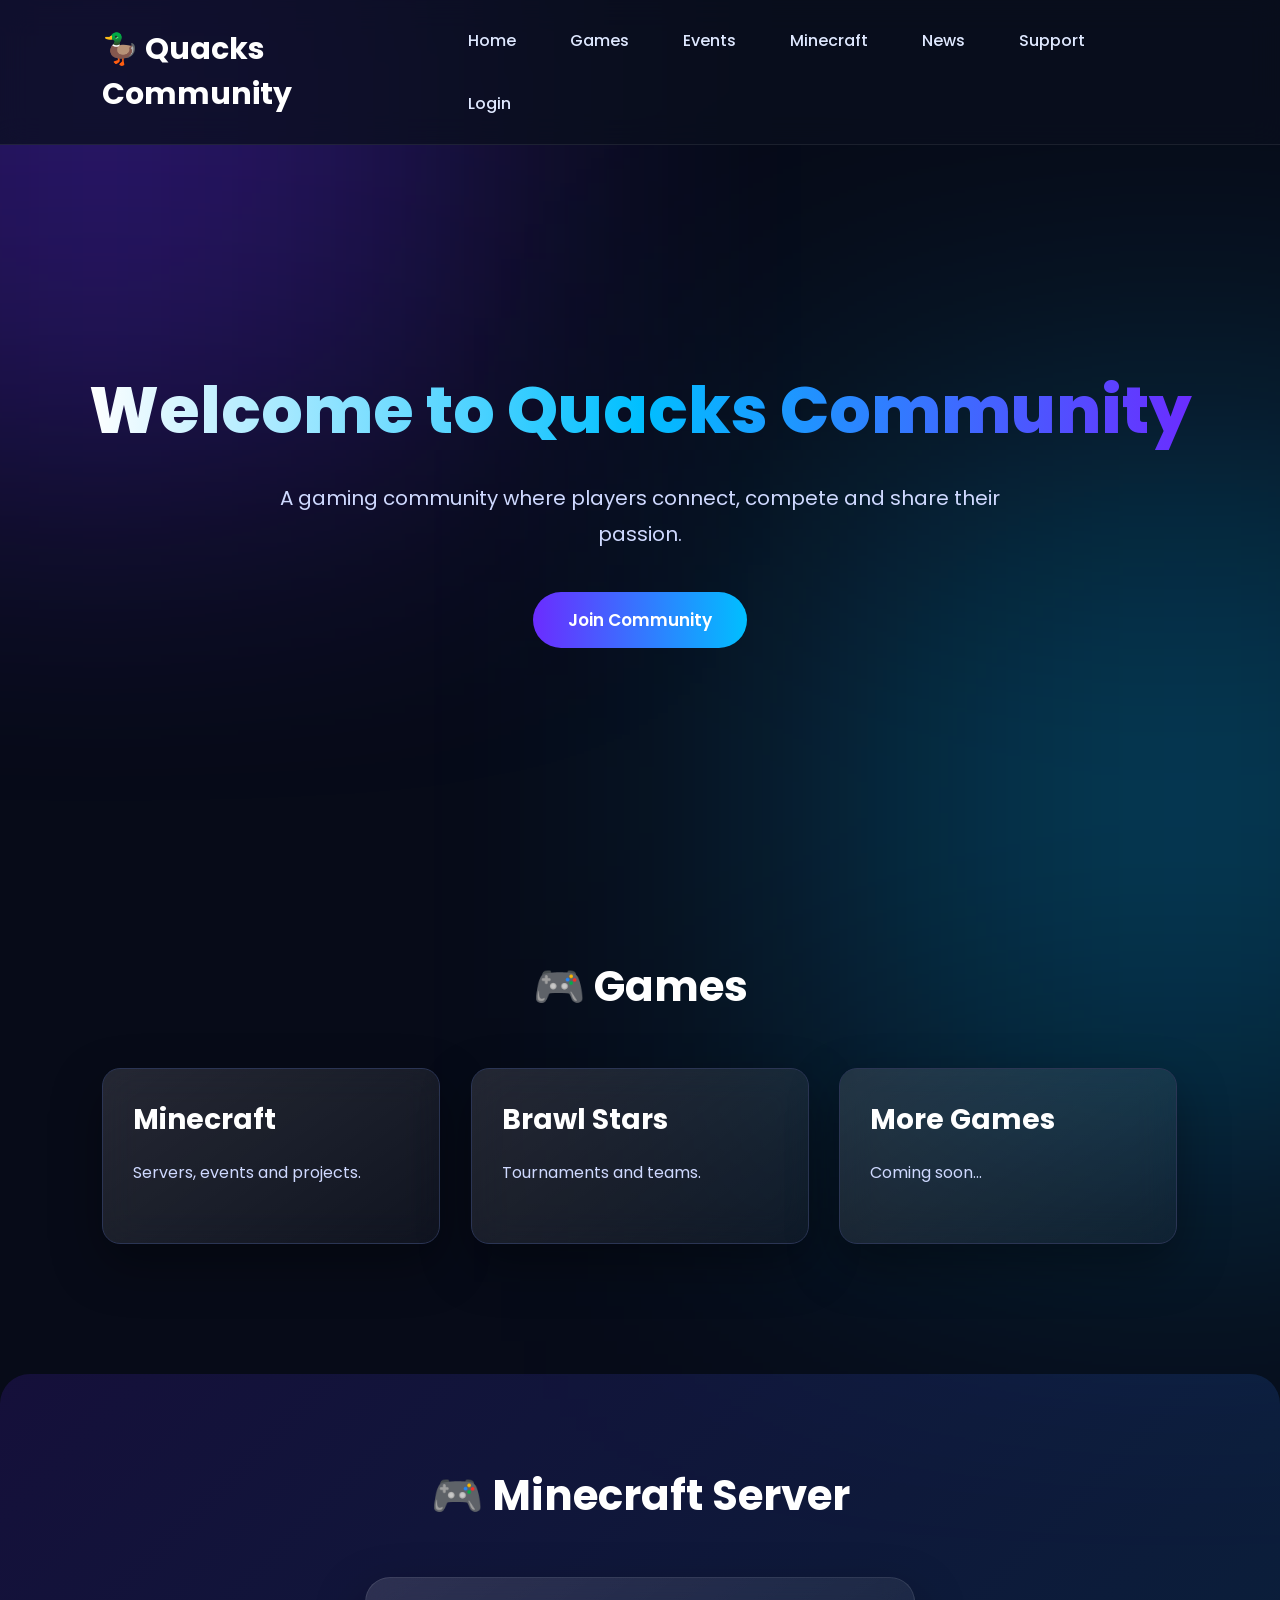
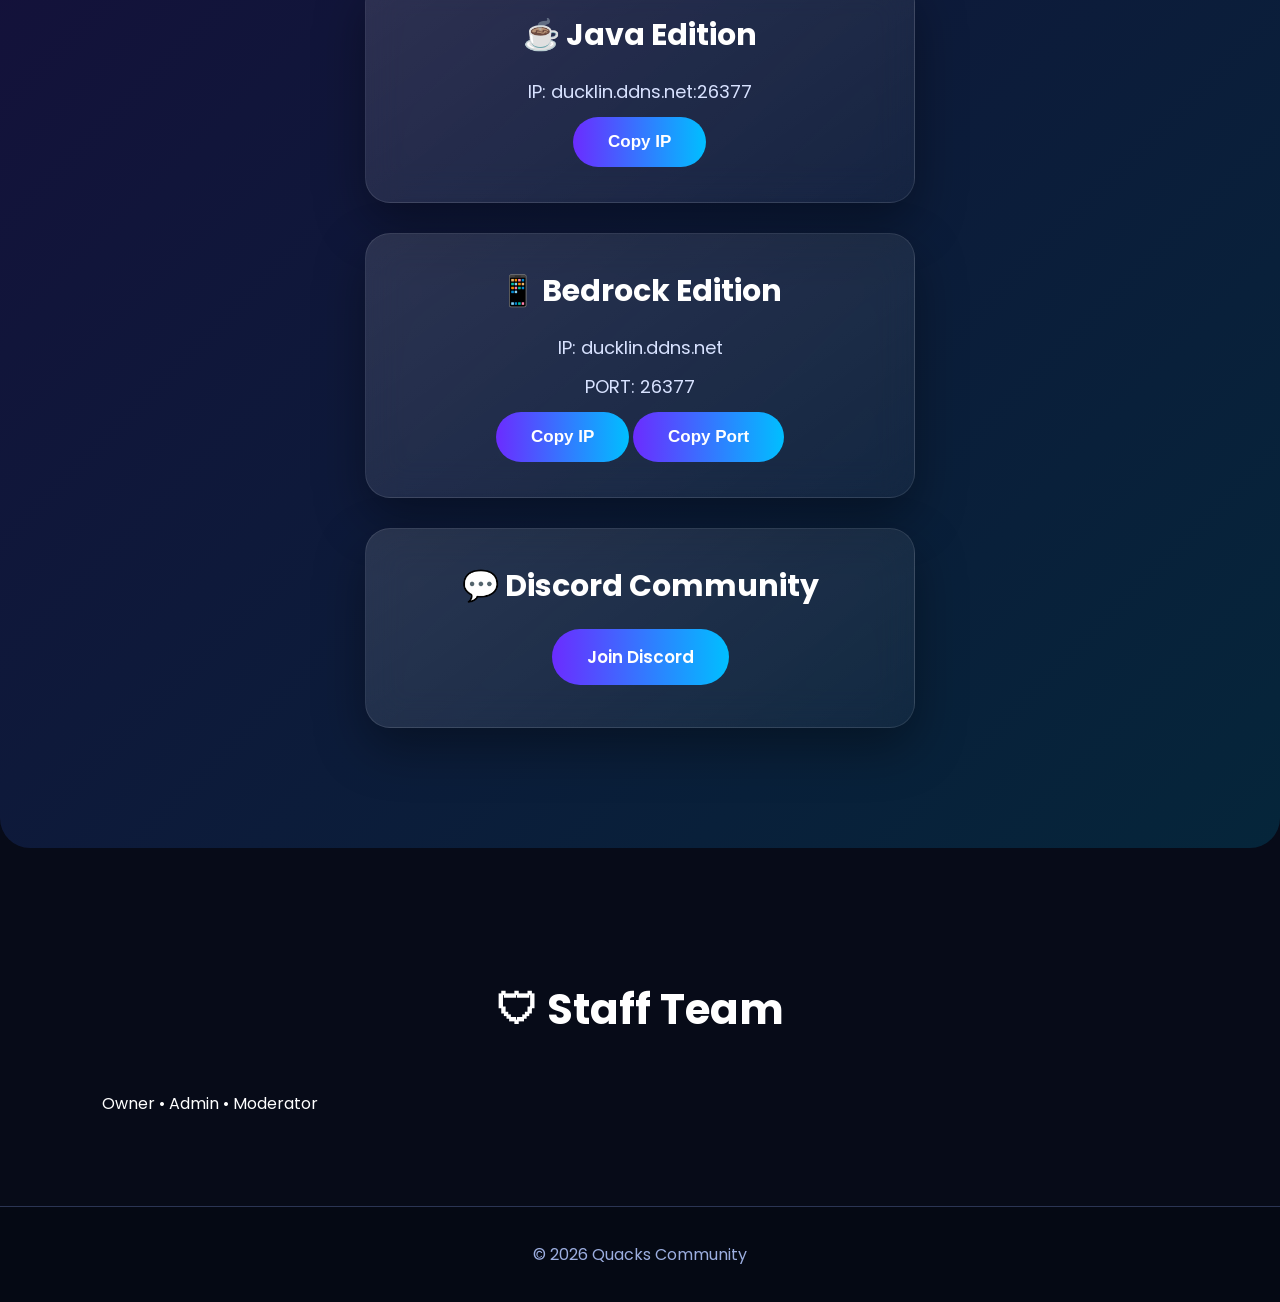
<file: index.html>
<!DOCTYPE html>
<html lang="en">

<head>

<meta charset="UTF-8">
<meta name="viewport" content="width=device-width, initial-scale=1.0">

<title>Quacks Community</title>

<link rel="stylesheet" href="css/style.css">

</head>


<body>


<header>

<h1>🦆 Quacks Community</h1>


<nav>

<a href="index.html">Home</a>

<a href="games.html">Games</a>

<a href="events.html">Events</a>

<a href="minecraft.html">Minecraft</a>

<a href="news.html">News</a>

<a href="support.html">Support</a>

<a href="login.html">Login</a>

</nav>


</header>




<section class="hero">


<h2>
Welcome to Quacks Community
</h2>


<p>
A gaming community where players connect,
compete and share their passion.
</p>



<a class="button" href="register.html">
Join Community
</a>


</section>





<section class="games">


<h2>🎮 Games</h2>


<div class="cards">


<div class="card">

<h3>Minecraft</h3>

<p>
Servers, events and projects.
</p>

</div>




<div class="card">

<h3>Brawl Stars</h3>

<p>
Tournaments and teams.
</p>

</div>




<div class="card">

<h3>More Games</h3>

<p>
Coming soon...
</p>

</div>


</div>


</section>






<section class="server-info">


<h2>🎮 Minecraft Server</h2>




<div class="server-card">


<h3>☕ Java Edition</h3>


<p>
IP:
ducklin.ddns.net:26377
</p>


<button onclick="copyText('ducklin.ddns.net:26377')">
Copy IP
</button>


</div>





<div class="server-card">


<h3>📱 Bedrock Edition</h3>


<p>
IP:
ducklin.ddns.net
</p>


<p>
PORT:
26377
</p>



<button onclick="copyText('ducklin.ddns.net')">
Copy IP
</button>


<button onclick="copyText('26377')">
Copy Port
</button>


</div>






<div class="server-card">


<h3>💬 Discord Community</h3>


<a class="button" href="https://discord.gg/quacks" target="_blank">

Join Discord

</a>


</div>


</section>






<section class="staff">


<h2>
🛡 Staff Team
</h2>


<p>
Owner • Admin • Moderator
</p>


</section>





<footer>

© 2026 Quacks Community

</footer>





<script src="js/main.js"></script>


</body>

</html>
</file>
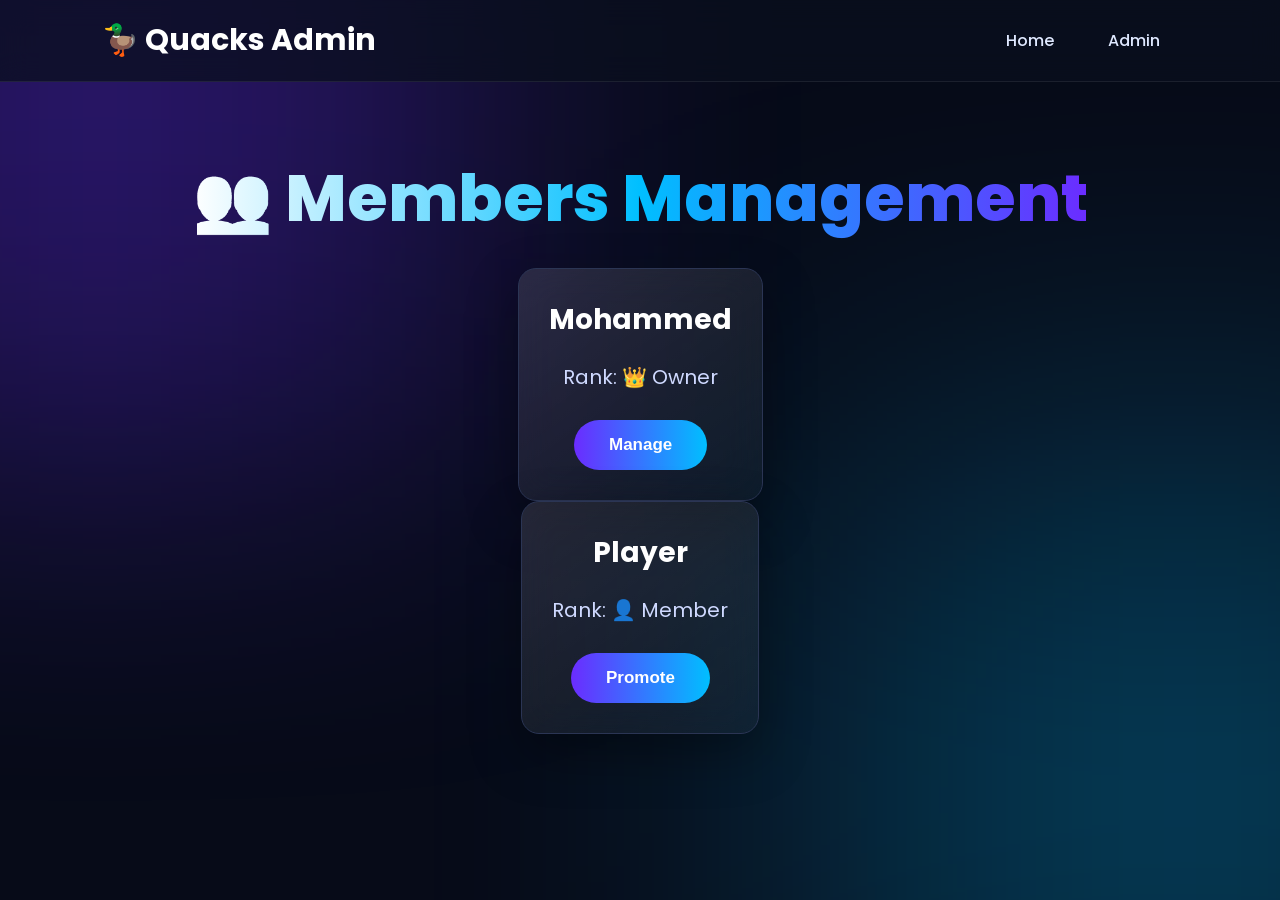
<file: admin-members.html>
<!DOCTYPE html>
<html lang="en">

<head>

<meta charset="UTF-8">

<meta name="viewport" content="width=device-width, initial-scale=1.0">

<title>Members | Quacks Admin</title>

<link rel="stylesheet" href="css/style.css">

</head>


<body>


<header>

<h1>🦆 Quacks Admin</h1>


<nav>

<a href="index.html">Home</a>

<a href="admin.html">Admin</a>

</nav>


</header>




<section class="hero">


<h2>👥 Members Management</h2>




<div class="card">

<h3>Mohammed</h3>

<p>
Rank: 👑 Owner
</p>

<button onclick="manageUser('Mohammed')">

Manage

</button>


</div>





<div class="card">

<h3>Player</h3>

<p>
Rank: 👤 Member
</p>


<button onclick="promoteUser('Player')">

Promote

</button>


</div>



</section>




<script>

function manageUser(name){

alert("Managing: " + name);

}



function promoteUser(name){

alert(name + " promoted!");

}

</script>



</body>

</html>
</file>
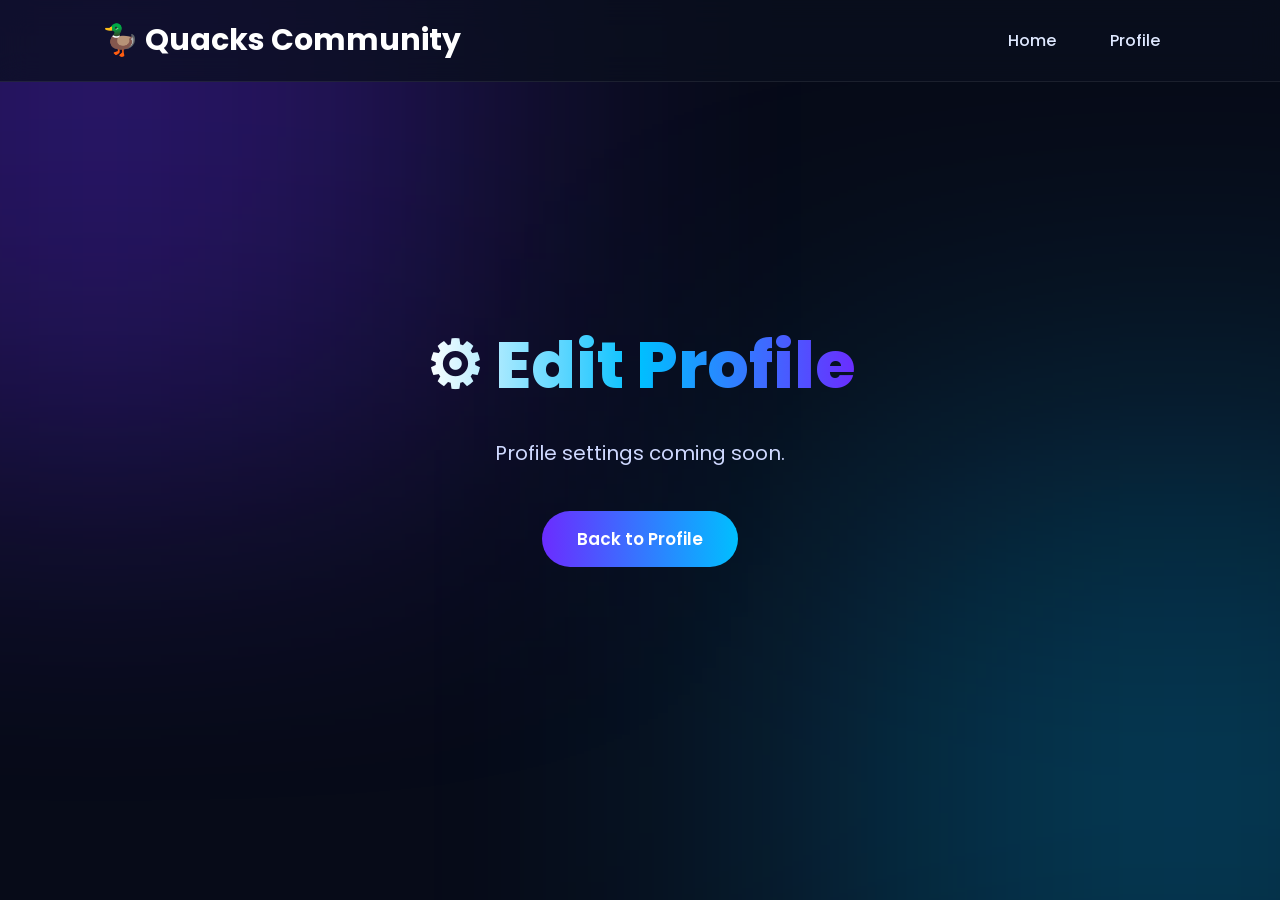
<file: edit-profile.html>
<!DOCTYPE html>
<html lang="en">

<head>

<meta charset="UTF-8">

<meta name="viewport" content="width=device-width, initial-scale=1.0">

<title>Edit Profile | Quacks Community</title>

<link rel="stylesheet" href="css/style.css">

</head>


<body>


<header>

<h1>🦆 Quacks Community</h1>

<nav>

<a href="index.html">Home</a>

<a href="profile.html">Profile</a>

</nav>

</header>



<section class="hero">


<h2>⚙ Edit Profile</h2>


<p>
Profile settings coming soon.
</p>



<a class="button" href="profile.html">
Back to Profile
</a>


</section>



</body>

</html>
</file>
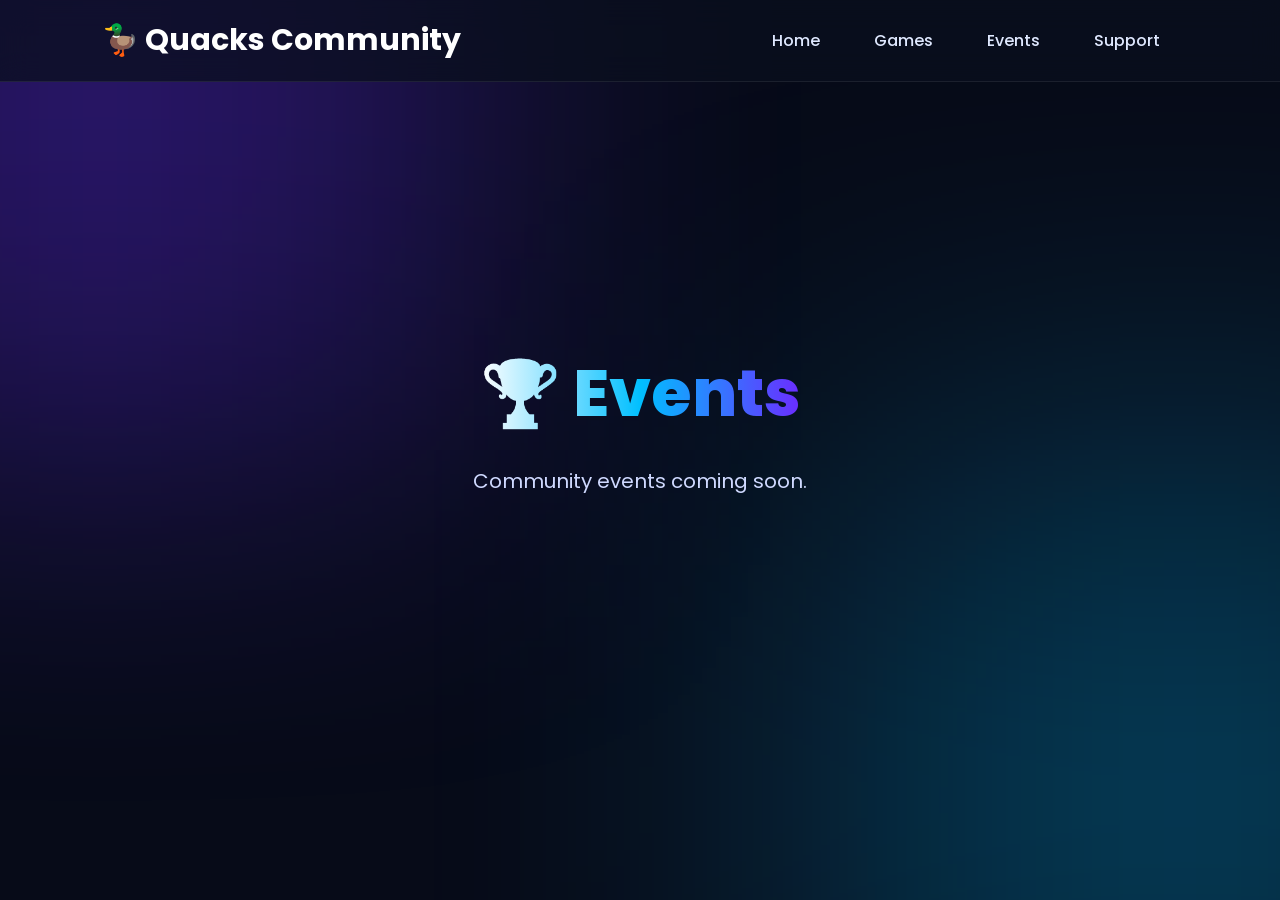
<file: events.html>
<!DOCTYPE html>
<html lang="en">

<head>

<meta charset="UTF-8">

<meta name="viewport" content="width=device-width, initial-scale=1.0">

<title>Events | Quacks Community</title>

<link rel="stylesheet" href="css/style.css">

</head>


<body>


<header>

<h1>🦆 Quacks Community</h1>


<nav>

<a href="index.html">Home</a>

<a href="games.html">Games</a>

<a href="events.html">Events</a>

<a href="support.html">Support</a>

</nav>


</header>



<section class="hero">


<h2>🏆 Events</h2>


<p>
Community events coming soon.
</p>


</section>


</body>

</html>
</file>
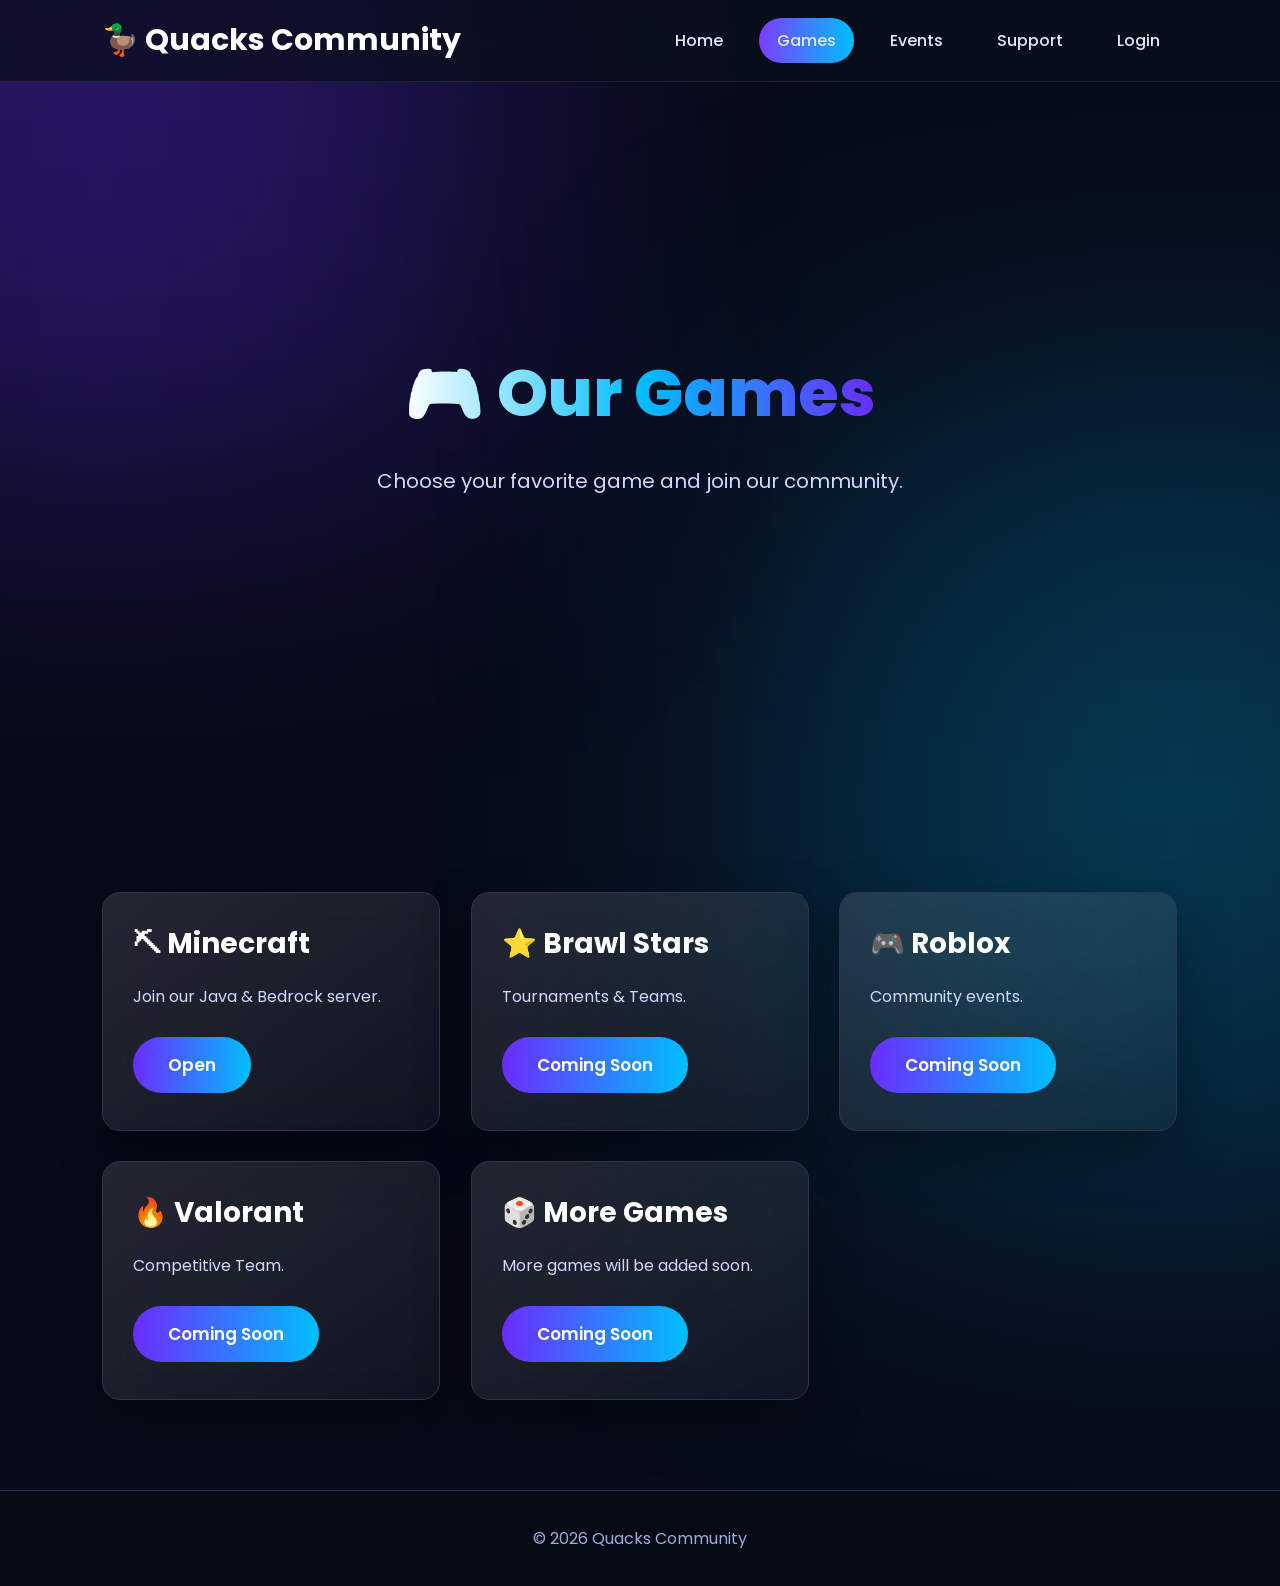
<file: games.html>
<!DOCTYPE html>
<html lang="en">

<head>
<meta charset="UTF-8">
<meta name="viewport" content="width=device-width, initial-scale=1.0">

<title>Games | Quacks Community</title>

<link rel="stylesheet" href="css/style.css">
</head>

<body>

<header>

<h1>🦆 Quacks Community</h1>

<nav>

<a href="index.html">Home</a>
<a href="games.html" class="active">Games</a>
<a href="events.html">Events</a>
<a href="support.html">Support</a>
<a href="login.html">Login</a>

</nav>

</header>

<section class="hero">

<h2>🎮 Our Games</h2>

<p>
Choose your favorite game and join our community.
</p>

</section>

<section class="games">

<div class="cards">

<div class="card">

<h3>⛏ Minecraft</h3>

<p>
Join our Java & Bedrock server.
</p>

<a class="button" href="minecraft.html">
Open
</a>

</div>

<div class="card">

<h3>⭐ Brawl Stars</h3>

<p>
Tournaments & Teams.
</p>

<a class="button">
Coming Soon
</a>

</div>

<div class="card">

<h3>🎮 Roblox</h3>

<p>
Community events.
</p>

<a class="button">
Coming Soon
</a>

</div>

<div class="card">

<h3>🔥 Valorant</h3>

<p>
Competitive Team.
</p>

<a class="button">
Coming Soon
</a>

</div>

<div class="card">

<h3>🎲 More Games</h3>

<p>
More games will be added soon.
</p>

<a class="button">
Coming Soon
</a>

</div>

</div>

</section>

<footer>

© 2026 Quacks Community

</footer>

</body>
</html>
</file>
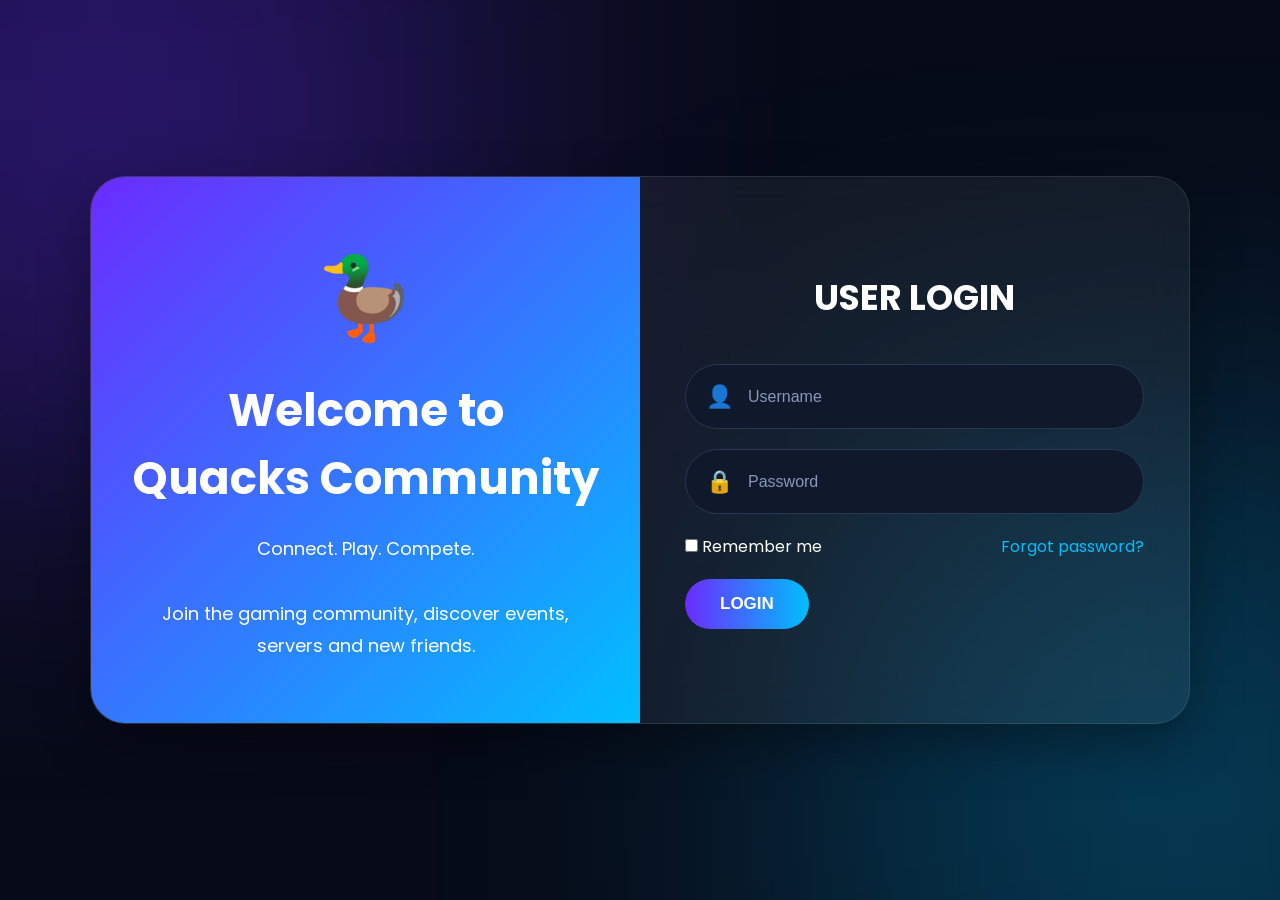
<file: login.html>
<!DOCTYPE html>
<html lang="en">

<head>

<meta charset="UTF-8">
<meta name="viewport" content="width=device-width, initial-scale=1.0">

<title>Login | Quacks Community</title>

<link rel="stylesheet" href="css/style.css">

</head>


<body class="login-page">


<div class="login-container">


    <div class="welcome-panel">

        <div class="shapes"></div>

        <div class="welcome-content">

            <div class="logo">
                🦆
            </div>

            <h1>
                Welcome to<br>
                Quacks Community
            </h1>

            <p>
                Connect. Play. Compete.
                <br><br>
                Join the gaming community,
                discover events, servers and
                new friends.
            </p>

        </div>

    </div>




    <div class="form-panel">


        <form class="login-form">


            <h2>
                USER LOGIN
            </h2>



            <div class="input-group">

                <span>👤</span>

                <input
                id="username"
                type="text"
                placeholder="Username"
                required>

            </div>




            <div class="input-group">

                <span>🔒</span>

                <input
                id="password"
                type="password"
                placeholder="Password"
                required>

            </div>




            <div class="options">


                <label>

                    <input type="checkbox">

                    Remember me

                </label>



                <a href="#">
                    Forgot password?
                </a>


            </div>




            <button 
            type="button"
            class="login-button"
            onclick="loginUser()">

                LOGIN

            </button>



        </form>


    </div>


</div>



<script src="js/auth.js"></script>


</body>

</html>
</file>
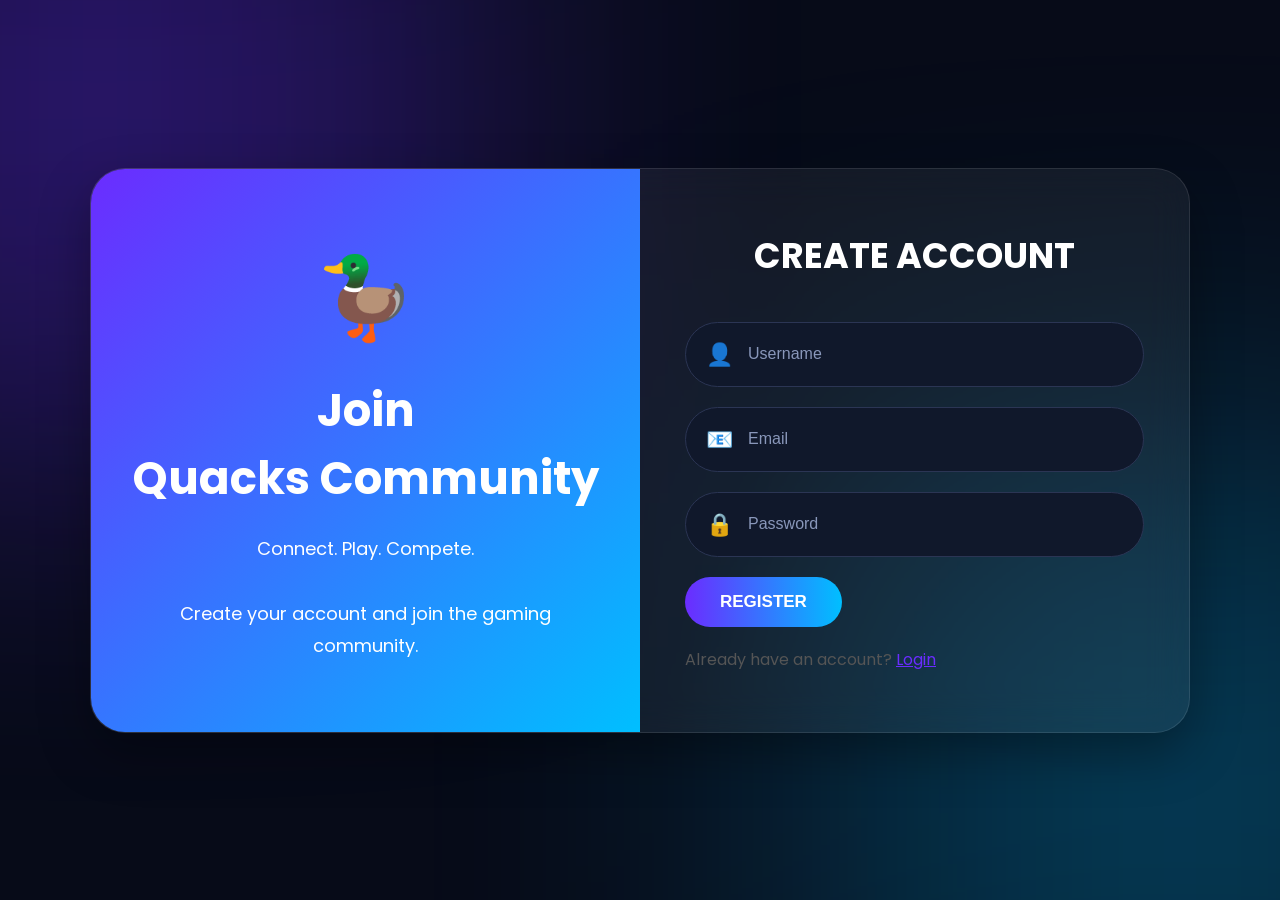
<file: register.html>
<!DOCTYPE html>
<html lang="en">

<head>

<meta charset="UTF-8">
<meta name="viewport" content="width=device-width, initial-scale=1.0">

<title>Register | Quacks Community</title>

<link rel="stylesheet" href="css/style.css">

</head>


<body class="login-page">


<div class="login-container">


    <div class="welcome-panel">


        <div class="welcome-content">


            <div class="logo">
                🦆
            </div>


            <h1>
                Join<br>
                Quacks Community
            </h1>


            <p>
                Connect. Play. Compete.
                <br><br>
                Create your account and
                join the gaming community.
            </p>


        </div>


    </div>





    <div class="form-panel">


        <form class="login-form">


            <h2>
                CREATE ACCOUNT
            </h2>




            <div class="input-group">

                <span>👤</span>

                <input
                id="username"
                type="text"
                placeholder="Username"
                required>

            </div>




            <div class="input-group">

                <span>📧</span>

                <input
                id="email"
                type="email"
                placeholder="Email"
                required>

            </div>




            <div class="input-group">

                <span>🔒</span>

                <input
                id="password"
                type="password"
                placeholder="Password"
                required>

            </div>





            <button
            type="button"
            class="login-button"
            onclick="registerUser()">

                REGISTER

            </button>





            <p style="color:#555; margin-top:20px;">

                Already have an account?

                <a href="login.html" style="color:#6b2cff;">

                    Login

                </a>

            </p>



        </form>


    </div>


</div>




<script src="js/auth.js"></script>


</body>

</html>
</file>
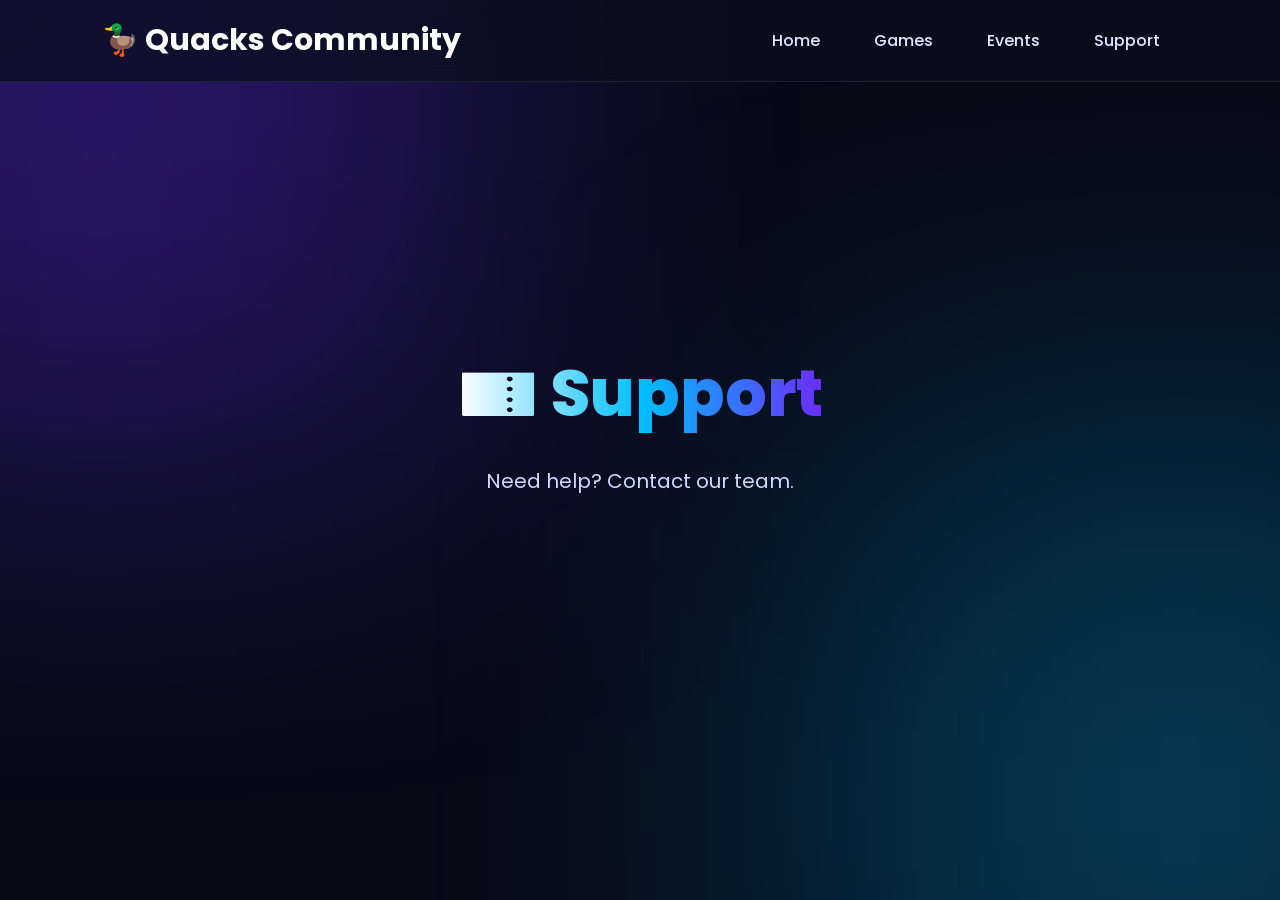
<file: support.html>
<!DOCTYPE html>
<html lang="en">

<head>

<meta charset="UTF-8">

<meta name="viewport" content="width=device-width, initial-scale=1.0">

<title>Support | Quacks Community</title>

<link rel="stylesheet" href="css/style.css">

</head>


<body>


<header>

<h1>🦆 Quacks Community</h1>


<nav>

<a href="index.html">Home</a>

<a href="games.html">Games</a>

<a href="events.html">Events</a>

<a href="support.html">Support</a>

</nav>


</header>



<section class="hero">


<h2>🎫 Support</h2>


<p>
Need help? Contact our team.
</p>


</section>


</body>

</html>
</file>
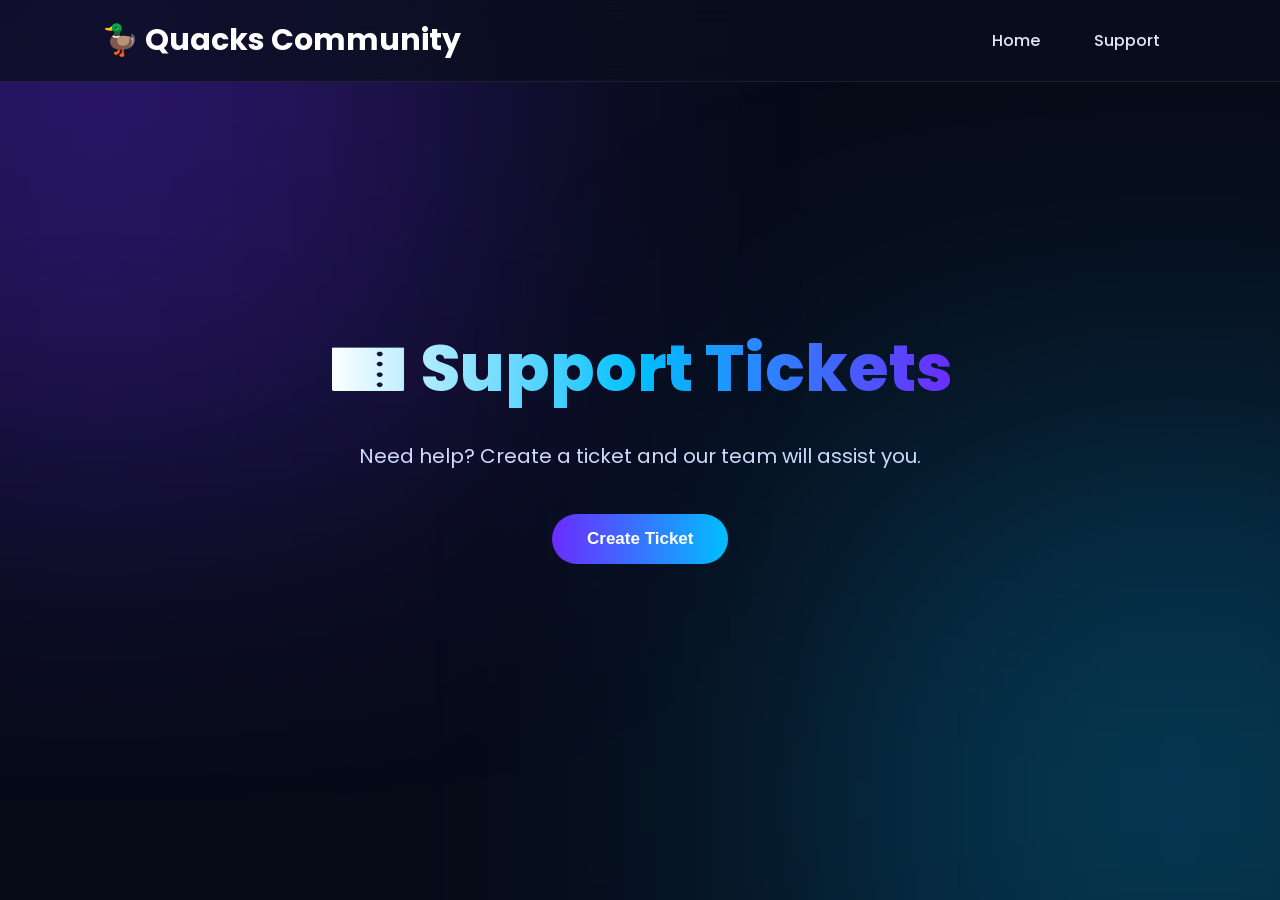
<file: tickets.html>
<!DOCTYPE html>
<html lang="en">

<head>

<meta charset="UTF-8">

<meta name="viewport" content="width=device-width, initial-scale=1.0">

<title>Tickets | Quacks Community</title>

<link rel="stylesheet" href="css/style.css">

</head>


<body>


<header>

<h1>🦆 Quacks Community</h1>


<nav>

<a href="index.html">Home</a>

<a href="support.html">Support</a>

</nav>


</header>




<section class="hero">


<h2>🎫 Support Tickets</h2>


<p>
Need help? Create a ticket and our team will assist you.
</p>



<button class="button" onclick="createTicket()">

Create Ticket

</button>



</section>




<script>

function createTicket(){

alert("Ticket system coming soon!");

}

</script>



</body>

</html>
</file>
<file: css/style.css>
/* ============================================
   Quacks Community
   Professional UI v2
   ============================================ */

/* Google Font */
@import url('https://fonts.googleapis.com/css2?family=Poppins:wght@300;400;500;600;700;800&display=swap');

/* Reset */

*{
    margin:0;
    padding:0;
    box-sizing:border-box;
}

html{
    scroll-behavior:smooth;
}

body{

    font-family:'Poppins',sans-serif;

    background:#070b18;

    color:white;

    overflow-x:hidden;
}

/* Scrollbar */

::-webkit-scrollbar{
    width:10px;
}

::-webkit-scrollbar-track{
    background:#10182b;
}

::-webkit-scrollbar-thumb{

    background:linear-gradient(#6b2cff,#00bfff);

    border-radius:20px;

}

::-webkit-scrollbar-thumb:hover{

    background:#8d4cff;

}

/* ==========================
        Variables
========================== */

:root{

--background:#070b18;

--background2:#10182b;

--card:#151d33;

--card-hover:#1c2640;

--border:#2b3554;

--purple:#7b3dff;

--blue:#00bfff;

--cyan:#00ffe7;

--white:#ffffff;

--text:#d8e2ff;

--shadow:0 20px 50px rgba(0,0,0,.35);

--radius:18px;

--transition:.35s ease;

}

/* ==========================
        Background
========================== */

body::before{

content:"";

position:fixed;

width:700px;

height:700px;

left:-250px;

top:-250px;

background:#6b2cff55;

filter:blur(140px);

z-index:-2;

}

body::after{

content:"";

position:fixed;

right:-250px;

bottom:-250px;

width:700px;

height:700px;

background:#00bfff44;

filter:blur(160px);

z-index:-2;

}

/* ==========================
        Header
========================== */

header{

position:sticky;

top:0;

z-index:999;

display:flex;

justify-content:space-between;

align-items:center;

padding:18px 8%;

background:rgba(10,15,30,.75);

backdrop-filter:blur(15px);

border-bottom:1px solid rgba(255,255,255,.08);

}

header h1{

font-size:30px;

font-weight:700;

color:white;

}

/* ==========================
        Navigation
========================== */

nav{

display:flex;

gap:18px;

flex-wrap:wrap;

}

nav a{

text-decoration:none;

color:#dfe8ff;

font-weight:500;

padding:10px 18px;

border-radius:50px;

transition:var(--transition);

}

nav a:hover{

background:linear-gradient(90deg,var(--purple),var(--blue));

color:white;

box-shadow:0 10px 30px rgba(0,191,255,.35);

transform:translateY(-2px);

}

nav a.active{

background:linear-gradient(90deg,var(--purple),var(--blue));

}

/* ==========================
        Hero
========================== */

.hero{

min-height:80vh;

display:flex;

justify-content:center;

align-items:center;

flex-direction:column;

text-align:center;

padding:40px;

}

.hero h2{

font-size:65px;

margin-bottom:20px;

font-weight:800;

background:linear-gradient(90deg,#fff,#00bfff,#6b2cff);

-webkit-background-clip:text;

-webkit-text-fill-color:transparent;

}

.hero p{

font-size:20px;

color:#cfd9ff;

max-width:750px;

line-height:1.8;

margin-bottom:40px;

}

/* ==========================
        Buttons
========================== */

.button,
button{

background:linear-gradient(90deg,#6b2cff,#00bfff);

border:none;

padding:15px 35px;

border-radius:50px;

color:white;

font-size:17px;

font-weight:600;

cursor:pointer;

text-decoration:none;

transition:var(--transition);

display:inline-block;

}

.button:hover,
button:hover{

transform:translateY(-4px);

box-shadow:0 20px 40px rgba(0,191,255,.4);

}

/* ==========================
        Section
========================== */

section{

padding:90px 8%;

}

section h2{

font-size:42px;

margin-bottom:50px;

text-align:center;

}

/* ==========================
        Cards
========================== */

.cards{

display:grid;

grid-template-columns:repeat(auto-fit,minmax(270px,1fr));

gap:30px;

}

.card{

background:var(--card);

border:1px solid var(--border);

border-radius:var(--radius);

padding:30px;

transition:var(--transition);

box-shadow:var(--shadow);

}

.card:hover{

transform:translateY(-10px);

background:var(--card-hover);

border-color:var(--blue);

}

.card h3{

font-size:28px;

margin-bottom:18px;

}

.card p{

color:#cfd9ff;

line-height:1.8;

margin-bottom:25px;

}

/* ============================================
        Minecraft Server Section
============================================ */

.server-info{

    text-align:center;

    background:
    linear-gradient(
    135deg,
    rgba(107,44,255,.15),
    rgba(0,191,255,.15)
    );

    border-radius:30px;

    margin:40px auto;

}


.server-card{

    max-width:550px;

    margin:30px auto;

    padding:35px;

    background:rgba(255,255,255,.08);

    backdrop-filter:blur(15px);

    border:1px solid rgba(255,255,255,.1);

    border-radius:25px;

    box-shadow:var(--shadow);

}


.server-card h3{

    font-size:30px;

    margin-bottom:20px;

}


.server-card p{

    color:var(--text);

    font-size:18px;

    margin:12px 0;

}


/* Copy Buttons */

.copy-button{

    background:linear-gradient(
    90deg,
    #00ffe7,
    #00bfff
    );

    color:#001018;

    margin-top:15px;

}


/* Status */

.status-online{

    display:inline-flex;

    align-items:center;

    gap:10px;

    background:#00ff8840;

    color:#00ff88;

    padding:8px 20px;

    border-radius:50px;

    font-weight:600;

}


.status-online::before{

    content:"";

    width:12px;

    height:12px;

    background:#00ff88;

    border-radius:50%;

    animation:pulse 1.5s infinite;

}


@keyframes pulse{

    0%{
        transform:scale(1);
        opacity:1;
    }

    50%{
        transform:scale(1.5);
        opacity:.5;
    }

    100%{
        transform:scale(1);
        opacity:1;
    }

}


/* ============================================
        Discord Section
============================================ */


.discord-box{

    text-align:center;

    padding:50px;

    border-radius:30px;

    background:
    linear-gradient(
    135deg,
    #5865f2,
    #6b2cff
    );

    box-shadow:0 20px 60px #5865f255;

}


.discord-box h2{

    color:white;

}


.discord-box p{

    font-size:20px;

    margin-bottom:30px;

}


.discord-button{

    background:white;

    color:#5865f2;

}


.discord-button:hover{

    background:#eee;

}



/* ============================================
        News
============================================ */


.news-card{

    background:var(--card);

    padding:25px;

    border-radius:20px;

    border:1px solid var(--border);

}


.news-card h3{

    color:#00bfff;

}


.news-date{

    color:#8fa3d9;

    font-size:14px;

}


/* ============================================
        Profile
============================================ */


.profile-container{

    max-width:600px;

    margin:auto;

    text-align:center;

    background:var(--card);

    padding:40px;

    border-radius:30px;

    box-shadow:var(--shadow);

}


.profile-image{

    width:150px;

    height:150px;

    border-radius:50%;

    object-fit:cover;

    border:5px solid var(--blue);

}


.rank{

    display:inline-block;

    margin-top:15px;

    padding:8px 25px;

    border-radius:50px;

    background:linear-gradient(
    90deg,
    var(--purple),
    var(--blue)
    );

    font-weight:700;

}


/* ============================================
        Footer
============================================ */


footer{

    padding:35px;

    text-align:center;

    background:#050914;

    color:#9caee0;

    border-top:1px solid var(--border);

}


/* ============================================
        Responsive Mobile
============================================ */


@media(max-width:768px){


header{

    flex-direction:column;

    gap:20px;

}


header h1{

    font-size:24px;

}


nav{

    justify-content:center;

}


.hero h2{

    font-size:40px;

}


.hero p{

    font-size:16px;

}


section{

    padding:50px 5%;

}


section h2{

    font-size:32px;

}


.card{

    padding:25px;

}


.server-card{

    padding:25px;

}


}

/* ============================================
        Login & Register
============================================ */


.login-page{

    min-height:100vh;

    display:flex;

    justify-content:center;

    align-items:center;

    padding:30px;

}


.login-container{

    width:100%;

    max-width:1100px;

    display:grid;

    grid-template-columns:1fr 1fr;

    background:rgba(255,255,255,.06);

    backdrop-filter:blur(20px);

    border-radius:35px;

    overflow:hidden;

    border:1px solid rgba(255,255,255,.1);

    box-shadow:var(--shadow);

}


/* Welcome Side */

.welcome-panel{

    padding:60px 40px;

    background:

    linear-gradient(
    135deg,
    #6b2cff,
    #00bfff
    );

    display:flex;

    align-items:center;

}


.welcome-content{

    text-align:center;

}


.logo{

    font-size:80px;

    margin-bottom:20px;

}


.welcome-content h1{

    font-size:45px;

    margin-bottom:20px;

}


.welcome-content p{

    line-height:1.8;

    font-size:18px;

}



/* Form Side */


.form-panel{

    padding:60px 45px;

    display:flex;

    align-items:center;

}


.login-form{

    width:100%;

}


.login-form h2{

    text-align:center;

    margin-bottom:40px;

    font-size:35px;

}



/* Inputs */


.input-group{

    display:flex;

    align-items:center;

    gap:15px;

    background:#10182b;

    border:1px solid var(--border);

    padding:15px 20px;

    border-radius:50px;

    margin-bottom:20px;

}


.input-group span{

    font-size:22px;

}


.input-group input{

    width:100%;

    background:none;

    border:none;

    outline:none;

    color:white;

    font-size:16px;

}


.input-group input::placeholder{

    color:#8997ba;

}



/* Options */


.options{

    display:flex;

    justify-content:space-between;

    margin:20px 0;

}


.options a{

    color:#00bfff;

    text-decoration:none;

}



/* ============================================
        Admin Dashboard
============================================ */


.admin-container{

    display:grid;

    grid-template-columns:250px 1fr;

    min-height:80vh;

}


.admin-sidebar{

    background:#10182b;

    padding:30px;

    border-right:1px solid var(--border);

}


.admin-sidebar a{

    display:block;

    padding:15px;

    margin-bottom:10px;

    color:white;

    text-decoration:none;

    border-radius:15px;

    transition:.3s;

}


.admin-sidebar a:hover{

    background:linear-gradient(
    90deg,
    var(--purple),
    var(--blue)
    );

}


/* Admin Cards */


.dashboard-cards{

    display:grid;

    grid-template-columns:
    repeat(auto-fit,minmax(220px,1fr));

    gap:25px;

}


.dashboard-card{

    background:var(--card);

    padding:30px;

    border-radius:25px;

    border:1px solid var(--border);

}


.dashboard-card h3{

    font-size:35px;

    color:#00bfff;

}



/* ============================================
        Tables
============================================ */


.table-box{

    overflow-x:auto;

}


table{

    width:100%;

    border-collapse:collapse;

    background:var(--card);

    border-radius:20px;

    overflow:hidden;

}


th,td{

    padding:18px;

    text-align:left;

    border-bottom:1px solid var(--border);

}


th{

    background:#10182b;

    color:#00bfff;

}


tr:hover{

    background:#1c2640;

}



/* ============================================
        Animations
============================================ */


.fade-in{

    animation:fade .8s ease;

}


@keyframes fade{

    from{

        opacity:0;

        transform:translateY(30px);

    }

    to{

        opacity:1;

        transform:translateY(0);

    }

}



.glow{

    animation:glow 2s infinite alternate;

}


@keyframes glow{

    from{

        box-shadow:0 0 10px #6b2cff;

    }

    to{

        box-shadow:0 0 35px #00bfff;

    }

}



/* Mobile Login */


@media(max-width:800px){


.login-container{

    grid-template-columns:1fr;

}


.welcome-panel{

    padding:40px 20px;

}


.welcome-content h1{

    font-size:32px;

}


.form-panel{

    padding:35px 20px;

}


.admin-container{

    grid-template-columns:1fr;

}


.admin-sidebar{

    border-right:none;

}



}

/* ============================================
        FINAL UI ENHANCEMENTS
        Quacks Community
============================================ */


/* Glass UI */

.glass{

    background:
    rgba(255,255,255,.08);

    backdrop-filter:
    blur(20px);

    -webkit-backdrop-filter:
    blur(20px);

    border:
    1px solid rgba(255,255,255,.12);

    box-shadow:
    0 20px 60px rgba(0,0,0,.35);

}


/* Smooth Containers */

.container{

    width:90%;

    max-width:1200px;

    margin:auto;

}



/* Better Buttons */


.button,
button{

    position:relative;

    overflow:hidden;

    isolation:isolate;

}



.button::before,
button::before{

    content:"";

    position:absolute;

    inset:0;

    background:
    linear-gradient(
    120deg,
    transparent,
    rgba(255,255,255,.5),
    transparent
    );

    transform:
    translateX(-120%);

    transition:.6s;

    z-index:-1;

}



.button:hover::before,
button:hover::before{

    transform:
    translateX(120%);

}


.button:hover,
button:hover{

    filter:
    brightness(1.15);

}



/* Click Effect */


.button:active,
button:active{

    transform:
    scale(.95);

}



/* Cards Better Glass */


.card,
.server-card,
.profile-container,
.dashboard-card{

    background:
    linear-gradient(
    145deg,
    rgba(255,255,255,.12),
    rgba(255,255,255,.04)
    );

    backdrop-filter:
    blur(18px);

    -webkit-backdrop-filter:
    blur(18px);

}



/* Image Optimization */


img{

    max-width:100%;

    height:auto;

    display:block;

}


.avatar{

    width:150px;

    height:150px;

    object-fit:cover;

    border-radius:50%;

    loading:lazy;

}



/* Links */


a{

    transition:
    color .3s ease,
    transform .3s ease;

}



/* Loading Animation */


.loading{

    width:45px;

    height:45px;

    border-radius:50%;

    border:

    5px solid rgba(255,255,255,.2);

    border-top-color:#00bfff;

    animation:
    spin 1s linear infinite;

}


@keyframes spin{

    to{

        transform:
        rotate(360deg);

    }

}



/* Status Badge */


.badge{

    display:inline-block;

    padding:
    7px 18px;

    border-radius:
    50px;

    font-size:14px;

    font-weight:600;

}


.badge-green{

    background:
    rgba(0,255,120,.15);

    color:#00ff88;

}


.badge-purple{

    background:
    rgba(107,44,255,.2);

    color:#b78cff;

}



/* Notification */


.toast{

    position:fixed;

    right:20px;

    bottom:20px;

    padding:18px 25px;

    border-radius:20px;

    background:
    rgba(20,30,60,.85);

    backdrop-filter:
    blur(15px);

    border:
    1px solid rgba(255,255,255,.1);

    box-shadow:
    var(--shadow);

    animation:
    slideUp .4s ease;

}


@keyframes slideUp{

    from{

        opacity:0;

        transform:
        translateY(50px);

    }


    to{

        opacity:1;

        transform:
        translateY(0);

    }

}



/* GitHub Pages + Railway Safe Layout */


main,
section{

    width:100%;

}


.page{

    min-height:100vh;

}



/* Prevent layout jumping */


button,
.button,
.card,
.server-card{

    will-change:transform;

}



/* Accessibility */


:focus-visible{

    outline:

    3px solid #00bfff;

    outline-offset:4px;

}



/* Reduced Motion */


@media(prefers-reduced-motion:reduce){


*{

    animation-duration:
    .01ms !important;

    transition-duration:
    .01ms !important;

}

}



/* Very Small Screens */


@media(max-width:480px){


.hero h2{

    font-size:32px;

}


.button,
button{

    width:100%;

}


.options{

    flex-direction:column;

    gap:15px;

}


}
</file>
